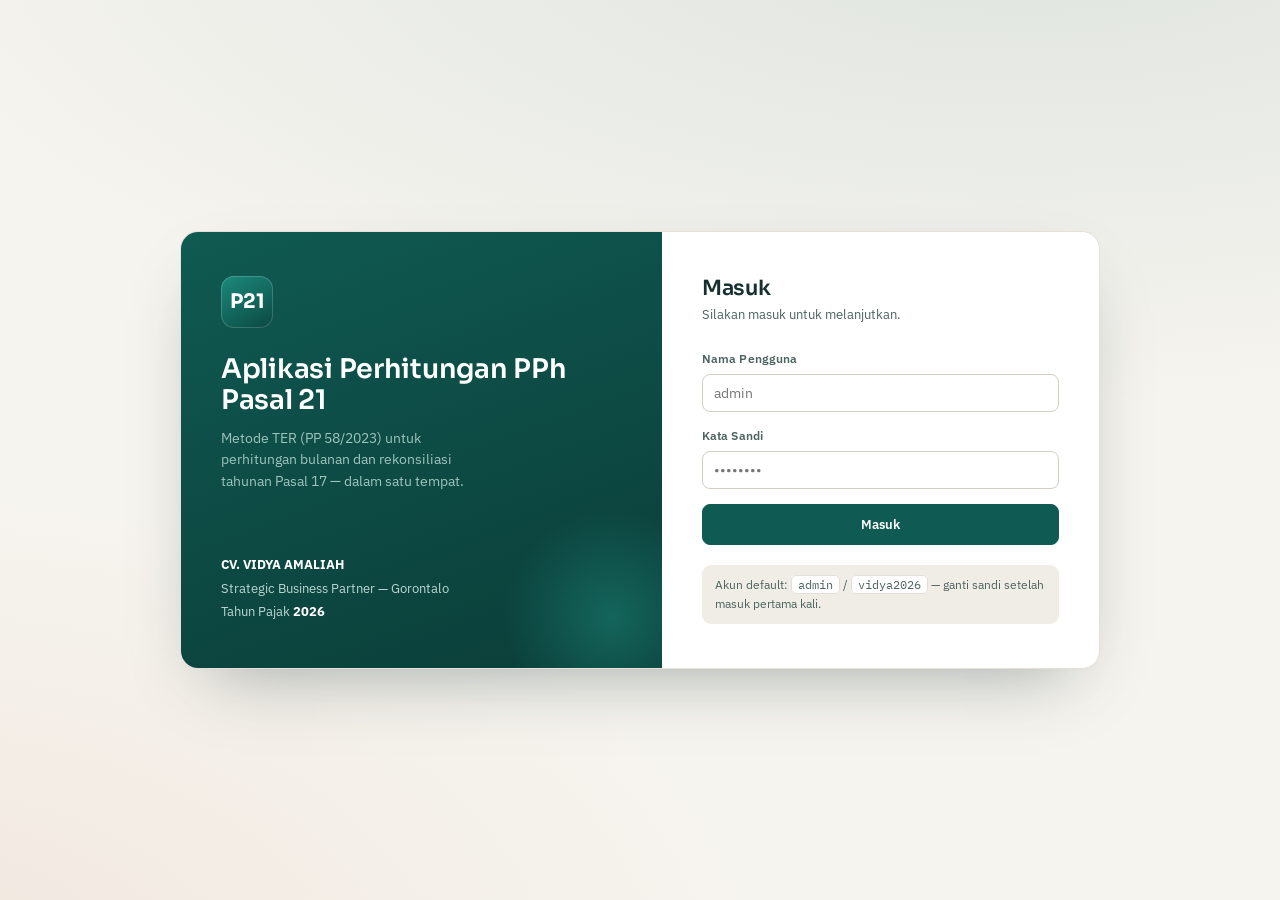
<file: index.html>
<!DOCTYPE html>
<html lang="id">
<head>
<meta charset="UTF-8">
<title>PPh 21 System</title>
<script>
  (function () {
    var s = null;
    try { s = JSON.parse(sessionStorage.getItem("pph21_session")); } catch (e) {}
    location.replace(s ? "pages/dashboard/index.html" : "auth/login.html");
  })();
</script>
</head>
<body></body>
</html>
</file>
<file: assets/css/app.css>
/* ============================================================
   PPh 21 System — Design System
   Palette: "Ledger" — teal-slate ink on warm paper
   ============================================================ */
:root{
  --paper:#f6f4ef;        /* app background */
  --card:#ffffff;
  --ink:#16302f;          /* primary text (deep teal-slate) */
  --ink-soft:#4c635f;
  --ink-faint:#8798932e;
  --line:#e4e0d7;         /* hairline borders */
  --line-strong:#d3cec2;
  --brand:#0f5a52;        /* primary teal */
  --brand-600:#0b4841;
  --brand-050:#e7f1ef;
  --accent:#c2703d;       /* warm clay for highlights/warnings */
  --accent-050:#f7ede4;
  --ok:#2f7d5b;
  --ok-050:#e6f2ec;
  --danger:#b23b3b;
  --danger-050:#f7e9e8;
  --warn:#a97b16;
  --shadow:0 1px 2px rgba(22,48,47,.06),0 8px 24px -12px rgba(22,48,47,.18);
  --radius:12px;
  --radius-sm:8px;
  --sidebar-w:248px;
  --mono:"IBM Plex Mono",ui-monospace,monospace;
  --sans:"IBM Plex Sans",system-ui,sans-serif;
  --display:"Sora","IBM Plex Sans",sans-serif;
}

*{box-sizing:border-box;margin:0;padding:0}
html{-webkit-text-size-adjust:100%}
body{
  font-family:var(--sans);
  background:var(--paper);
  color:var(--ink);
  font-size:14px;
  line-height:1.5;
  -webkit-font-smoothing:antialiased;
}
a{color:inherit;text-decoration:none}
button{font-family:inherit;cursor:pointer}
h1,h2,h3,h4{font-family:var(--display);font-weight:600;letter-spacing:-.01em;line-height:1.2}

/* number cells use tabular figures */
.num,td.num,.money{font-variant-numeric:tabular-nums;font-feature-settings:"tnum"}

/* ---------- App shell ---------- */
.app{display:flex;min-height:100vh}
.sidebar{
  width:var(--sidebar-w);flex:0 0 var(--sidebar-w);
  background:var(--brand-600);color:#dcece9;
  display:flex;flex-direction:column;
  position:fixed;inset:0 auto 0 0;height:100vh;z-index:40;
}
.sidebar__brand{
  padding:20px 20px 16px;display:flex;gap:12px;align-items:center;
  border-bottom:1px solid rgba(255,255,255,.08);
}
.sidebar__mark{
  width:36px;height:36px;border-radius:9px;flex:0 0 36px;
  background:linear-gradient(150deg,#1c8a7d,#0b4841);
  display:grid;place-items:center;font-family:var(--display);
  font-weight:700;color:#fff;font-size:15px;
  box-shadow:inset 0 0 0 1px rgba(255,255,255,.14);
}
.sidebar__title{font-family:var(--display);font-weight:600;font-size:14.5px;color:#fff;line-height:1.1}
.sidebar__sub{font-size:11px;color:#9fc4bd;letter-spacing:.03em;margin-top:2px}
.nav{padding:12px 12px;overflow-y:auto;flex:1}
.nav__group{font-size:10.5px;letter-spacing:.12em;text-transform:uppercase;color:#7fa8a0;
  padding:14px 12px 6px;font-weight:600}
.nav a{
  display:flex;align-items:center;gap:11px;padding:9px 12px;border-radius:8px;
  color:#c7dcd8;font-size:13.5px;font-weight:500;margin-bottom:2px;transition:.13s;
}
.nav a svg{width:17px;height:17px;flex:0 0 17px;opacity:.85}
.nav a:hover{background:rgba(255,255,255,.07);color:#fff}
.nav a.active{background:#e7f1ef;color:var(--brand-600);font-weight:600}
.nav a.active svg{opacity:1}
.sidebar__foot{padding:12px;border-top:1px solid rgba(255,255,255,.08);font-size:11.5px;color:#9fc4bd}
.sidebar__foot b{color:#fff;font-weight:600}

.main{margin-left:var(--sidebar-w);flex:1;min-width:0;display:flex;flex-direction:column}
.topbar{
  height:60px;background:var(--card);border-bottom:1px solid var(--line);
  display:flex;align-items:center;gap:16px;padding:0 26px;position:sticky;top:0;z-index:30;
}
.topbar__crumbs{font-size:12.5px;color:var(--ink-soft)}
.topbar__crumbs b{color:var(--ink);font-weight:600}
.topbar__spacer{flex:1}
.chip-year{
  font-family:var(--mono);font-size:12px;background:var(--brand-050);color:var(--brand-600);
  padding:5px 11px;border-radius:20px;font-weight:600;border:1px solid #cfe4e0;
}
.year-picker{position:relative}
.chip-year-sel{
  font-family:var(--mono);font-size:12px;background:var(--brand-050);color:var(--brand-600);
  padding:6px 30px 6px 13px;border-radius:20px;font-weight:600;border:1px solid #cfe4e0;
  cursor:pointer;appearance:none;-webkit-appearance:none;
  background-image:url("data:image/svg+xml,%3Csvg xmlns='http://www.w3.org/2000/svg' width='12' height='12' viewBox='0 0 24 24' fill='none' stroke='%230d6e63' stroke-width='2.5' stroke-linecap='round'%3E%3Cpath d='M6 9l6 6 6-6'/%3E%3C/svg%3E");
  background-repeat:no-repeat;background-position:right 11px center}
.chip-year-sel:focus{outline:none;box-shadow:0 0 0 3px var(--brand-050)}
.chip-year-sel:hover{background-color:#e2efec}
.user-badge{display:flex;align-items:center;gap:9px;font-size:13px}
.user-badge__av{width:32px;height:32px;border-radius:50%;background:var(--accent-050);
  color:var(--accent);display:grid;place-items:center;font-weight:700;font-family:var(--display)}
.content{padding:26px;max-width:1400px;width:100%}

/* ---------- Page header ---------- */
.page-head{margin-bottom:22px}
.page-head h1{font-size:24px;color:var(--ink)}
.page-head p{color:var(--ink-soft);margin-top:5px;font-size:13.5px;max-width:70ch}
.page-head__row{display:flex;align-items:flex-end;gap:16px;flex-wrap:wrap}
.page-head__row .spacer{flex:1}

/* ---------- Cards ---------- */
.card{background:var(--card);border:1px solid var(--line);border-radius:var(--radius);box-shadow:var(--shadow)}
.card__head{padding:16px 18px;border-bottom:1px solid var(--line);display:flex;align-items:center;gap:12px}
.card__head h3{font-size:15px}
.card__head .spacer{flex:1}
.card__body{padding:18px}
.card__body--flush{padding:0}

/* ---------- Buttons ---------- */
.btn{display:inline-flex;align-items:center;gap:7px;border:1px solid var(--line-strong);
  background:var(--card);color:var(--ink);padding:8px 14px;border-radius:8px;font-size:13px;
  font-weight:600;transition:.13s;white-space:nowrap}
.btn svg{width:15px;height:15px}
.btn:hover{border-color:var(--ink-soft);background:#fbfaf7}
.btn--primary{background:var(--brand);border-color:var(--brand);color:#fff}
.btn--primary:hover{background:var(--brand-600);border-color:var(--brand-600)}
.btn--ghost{border-color:transparent;background:transparent}
.btn--ghost:hover{background:var(--brand-050)}
.btn--sm{padding:5px 10px;font-size:12px}
.btn--danger{color:var(--danger);border-color:#e6cfce}
.btn--danger:hover{background:var(--danger-050);border-color:var(--danger)}

/* ---------- Forms ---------- */
.field{margin-bottom:15px}
.field label{display:block;font-size:12px;font-weight:600;color:var(--ink-soft);margin-bottom:6px;letter-spacing:.01em}
.field input,.field select,.field textarea{
  width:100%;padding:9px 11px;border:1px solid var(--line-strong);border-radius:8px;
  font-size:13.5px;font-family:var(--sans);color:var(--ink);background:var(--card);transition:.13s}
.field input:focus,.field select:focus,.field textarea:focus{
  outline:none;border-color:var(--brand);box-shadow:0 0 0 3px var(--brand-050)}
.field input.num{font-family:var(--mono);text-align:right}
.field .hint{font-size:11px;color:var(--ink-soft);margin-top:5px}
.grid-2{display:grid;grid-template-columns:1fr 1fr;gap:0 18px}
.grid-3{display:grid;grid-template-columns:repeat(3,1fr);gap:0 18px}
.input-blue input, input.input-blue{background:#eff5fb;border-color:#c7dbef}
.input-green input, input.input-green{background:#edf6ef;border-color:#c6e2cd}

/* ---------- Tables ---------- */
.table-wrap{overflow-x:auto;border-radius:var(--radius)}
table.grid{width:100%;border-collapse:collapse;font-size:12.5px;white-space:nowrap}
table.grid th,table.grid td{padding:9px 12px;border-bottom:1px solid var(--line);text-align:left}
table.grid thead th{
  background:#f0ede6;color:var(--ink-soft);font-weight:600;font-size:11px;
  letter-spacing:.04em;text-transform:uppercase;position:sticky;top:0;border-bottom:1px solid var(--line-strong)}
table.grid tbody tr:hover{background:#faf8f3}
table.grid td.num,table.grid th.num{text-align:right;font-family:var(--mono);font-variant-numeric:tabular-nums}
table.grid tbody tr:last-child td{border-bottom:none}
.tfoot-total td{background:#f0ede6;font-weight:700;border-top:2px solid var(--line-strong)}
.row-actions{display:flex;gap:4px}

/* ---------- Badges / pills ---------- */
.pill{display:inline-flex;align-items:center;gap:5px;padding:2px 9px;border-radius:20px;
  font-size:11px;font-weight:600;letter-spacing:.02em}
.pill--teal{background:var(--brand-050);color:var(--brand-600)}
.pill--clay{background:var(--accent-050);color:var(--accent)}
.pill--ok{background:var(--ok-050);color:var(--ok)}
.pill--muted{background:#eee9df;color:var(--ink-soft)}

/* ---------- Stat tiles ---------- */
.stats{display:grid;grid-template-columns:repeat(4,1fr);gap:16px;margin-bottom:22px}
.stat{background:var(--card);border:1px solid var(--line);border-radius:var(--radius);padding:18px;
  box-shadow:var(--shadow);position:relative;overflow:hidden}
.stat::before{content:"";position:absolute;left:0;top:0;bottom:0;width:3px;background:var(--brand)}
.stat--clay::before{background:var(--accent)}
.stat--ok::before{background:var(--ok)}
.stat__label{font-size:11.5px;color:var(--ink-soft);font-weight:600;letter-spacing:.03em;text-transform:uppercase}
.stat__value{font-family:var(--display);font-size:25px;font-weight:600;margin-top:8px;color:var(--ink);font-variant-numeric:tabular-nums}
.stat__meta{font-size:12px;color:var(--ink-soft);margin-top:5px}

/* ---------- Notice ---------- */
.notice{display:flex;gap:12px;padding:13px 15px;border-radius:10px;font-size:13px;line-height:1.5;margin-bottom:18px}
.notice svg{width:18px;height:18px;flex:0 0 18px;margin-top:1px}
.notice--info{background:var(--brand-050);color:var(--brand-600);border:1px solid #cfe4e0}
.notice--clay{background:var(--accent-050);color:#8a4e26;border:1px solid #ecd6c4}

/* ---------- Result panel (calculator) ---------- */
.result-line{display:flex;justify-content:space-between;align-items:center;padding:10px 0;border-bottom:1px dashed var(--line)}
.result-line span:first-child{color:var(--ink-soft)}
.result-line .money{font-family:var(--mono);font-weight:600}
.result-line--total{border-bottom:none;border-top:2px solid var(--line-strong);margin-top:4px;padding-top:14px}
.result-line--total span:first-child{color:var(--ink);font-weight:700}
.result-line--total .money{font-size:20px;color:var(--brand-600)}
.result-line--sub .money{font-weight:500}

/* ---------- Modal ---------- */
.modal-backdrop{position:fixed;inset:0;background:rgba(22,48,47,.42);backdrop-filter:blur(2px);
  z-index:60;display:none;align-items:flex-start;justify-content:center;padding:40px 16px;overflow-y:auto}
.modal-backdrop.open{display:flex}
.modal{background:var(--card);border-radius:14px;box-shadow:0 24px 60px -12px rgba(22,48,47,.4);
  width:100%;max-width:760px;animation:pop .18s ease}
@keyframes pop{from{transform:translateY(8px);opacity:0}to{transform:none;opacity:1}}
.modal__head{padding:18px 22px;border-bottom:1px solid var(--line);display:flex;align-items:center}
.modal__head h3{font-size:16px;flex:1}
.modal__body{padding:22px;max-height:64vh;overflow-y:auto}
.modal__foot{padding:16px 22px;border-top:1px solid var(--line);display:flex;gap:10px;justify-content:flex-end}
.x-close{width:30px;height:30px;border-radius:7px;border:none;background:#f0ede6;display:grid;place-items:center}
.x-close:hover{background:#e4e0d7}

/* ---------- Section label ---------- */
.sec-label{font-family:var(--display);font-size:13px;font-weight:600;color:var(--brand-600);
  text-transform:uppercase;letter-spacing:.06em;margin:22px 0 12px;display:flex;align-items:center;gap:10px}
.sec-label::after{content:"";flex:1;height:1px;background:var(--line)}

.empty{padding:48px 24px;text-align:center;color:var(--ink-soft)}
.empty svg{width:40px;height:40px;opacity:.4;margin-bottom:12px}

.toast-wrap{position:fixed;bottom:24px;right:24px;z-index:80;display:flex;flex-direction:column;gap:10px}
.toast{background:var(--ink);color:#fff;padding:12px 16px;border-radius:9px;font-size:13px;font-weight:500;
  box-shadow:var(--shadow);display:flex;gap:9px;align-items:center;animation:pop .2s ease}
.toast svg{width:16px;height:16px;color:#7fe0c8}

/* ---------- Mobile ---------- */
.hamburger{display:none;width:38px;height:38px;border-radius:8px;border:1px solid var(--line);
  background:var(--card);place-items:center}
@media(max-width:920px){
  .sidebar{transform:translateX(-100%);transition:.22s;box-shadow:0 0 40px rgba(0,0,0,.3)}
  .sidebar.show{transform:none}
  .main{margin-left:0}
  .hamburger{display:grid}
  .stats{grid-template-columns:1fr 1fr}
  .grid-2,.grid-3{grid-template-columns:1fr}
  .backdrop-nav{position:fixed;inset:0;background:rgba(0,0,0,.35);z-index:39;display:none}
  .backdrop-nav.show{display:block}
}
@media(max-width:560px){.stats{grid-template-columns:1fr}.content{padding:18px}}

@media(prefers-reduced-motion:reduce){*{animation:none!important;transition:none!important}}

/* ---------- Print ---------- */
@media print{
  .sidebar,.topbar,.hamburger,.backdrop-nav,#printBtn,#exportBtn,#importBtn,#addBtn,#resetBtn,
  .export-menu,.filter-bar,.filter-seg,.pager,
  #monthSel,#search,.page-head p,.notice,.btn{display:none!important}
  .main{margin-left:0}
  .content{padding:0;max-width:none}
  .card{box-shadow:none;border:1px solid #ccc;break-inside:avoid}
  table.grid thead th{position:static}
  body{background:#fff}
  @page{size:A4 landscape;margin:12mm}
}

/* ---------- Filter bar (Data Pegawai) ---------- */
.filter-bar{display:flex;flex-wrap:wrap;align-items:flex-end;gap:14px;margin-bottom:8px}
.filter-field{display:flex;flex-direction:column;gap:5px}
.filter-field label{font-size:11px;font-weight:600;color:var(--ink-soft);letter-spacing:.02em}
.filter-field--grow{flex:1;min-width:200px}
.filter-field select,.filter-field input{
  padding:8px 11px;border:1px solid var(--line-strong);border-radius:8px;
  font-family:var(--sans);font-size:13px;color:var(--ink);background:var(--card)}
.filter-field select:focus,.filter-field input:focus{
  outline:none;border-color:var(--brand);box-shadow:0 0 0 3px var(--brand-050)}
.filter-seg{display:inline-flex;background:#f0ede6;border-radius:9px;padding:3px}
.filter-seg button{
  border:none;background:transparent;padding:7px 15px;border-radius:7px;
  font-family:var(--sans);font-size:13px;font-weight:600;color:var(--ink-soft);cursor:pointer;transition:.12s}
.filter-seg button:hover{color:var(--ink)}
.filter-seg button.active{background:var(--card);color:var(--brand-600);box-shadow:0 1px 3px rgba(22,48,47,.12)}

/* ---------- Pager ---------- */
.pager{display:flex;gap:5px;flex-wrap:wrap;justify-content:center;padding:14px 8px 6px}
.pager__btn{
  min-width:34px;height:34px;padding:0 9px;border:1px solid var(--line-strong);background:var(--card);
  border-radius:8px;font-family:var(--sans);font-size:13px;font-weight:600;color:var(--ink-soft);cursor:pointer;transition:.12s}
.pager__btn:hover:not(:disabled){border-color:var(--brand);color:var(--brand-600)}
.pager__btn.active{background:var(--brand);border-color:var(--brand);color:#fff}
.pager__btn:disabled{opacity:.4;cursor:not-allowed}

/* ---------- Income modal header + preview ---------- */
.modal-emp{display:flex;align-items:center;gap:13px;padding:2px 0 4px;margin-bottom:6px}
.modal-emp__avatar{width:44px;height:44px;border-radius:11px;background:var(--brand);color:#fff;
  display:grid;place-items:center;font-family:var(--display);font-weight:600;font-size:15px;flex:0 0 44px}
.modal-emp__name{font-family:var(--display);font-weight:600;font-size:16px;color:var(--ink)}
.modal-emp__meta{font-size:12.5px;color:var(--ink-soft);margin-top:3px;display:flex;align-items:center;gap:6px;flex-wrap:wrap}
.modal-emp__month{font-family:var(--mono);font-size:12px;font-weight:500;color:var(--brand-600);
  background:var(--brand-050);padding:5px 11px;border-radius:8px;white-space:nowrap}
.calc-preview{margin-top:18px;padding:16px 18px;background:#f6f4ef;border:1px solid var(--line);border-radius:12px}

/* ---------- Export dropdown ---------- */
.export-menu{position:relative}
.export-menu__pop{
  position:absolute;top:calc(100% + 6px);right:0;z-index:30;min-width:190px;
  background:var(--card);border:1px solid var(--line-strong);border-radius:10px;
  box-shadow:0 12px 30px -8px rgba(22,48,47,.28);padding:6px;display:none}
.export-menu__pop.show{display:block}
.export-menu__pop button{
  display:block;width:100%;text-align:left;padding:9px 12px;border:none;background:transparent;
  border-radius:7px;font-family:var(--sans);font-size:13px;color:var(--ink);cursor:pointer}
.export-menu__pop button:hover{background:var(--brand-050);color:var(--brand-600)}
</file>
